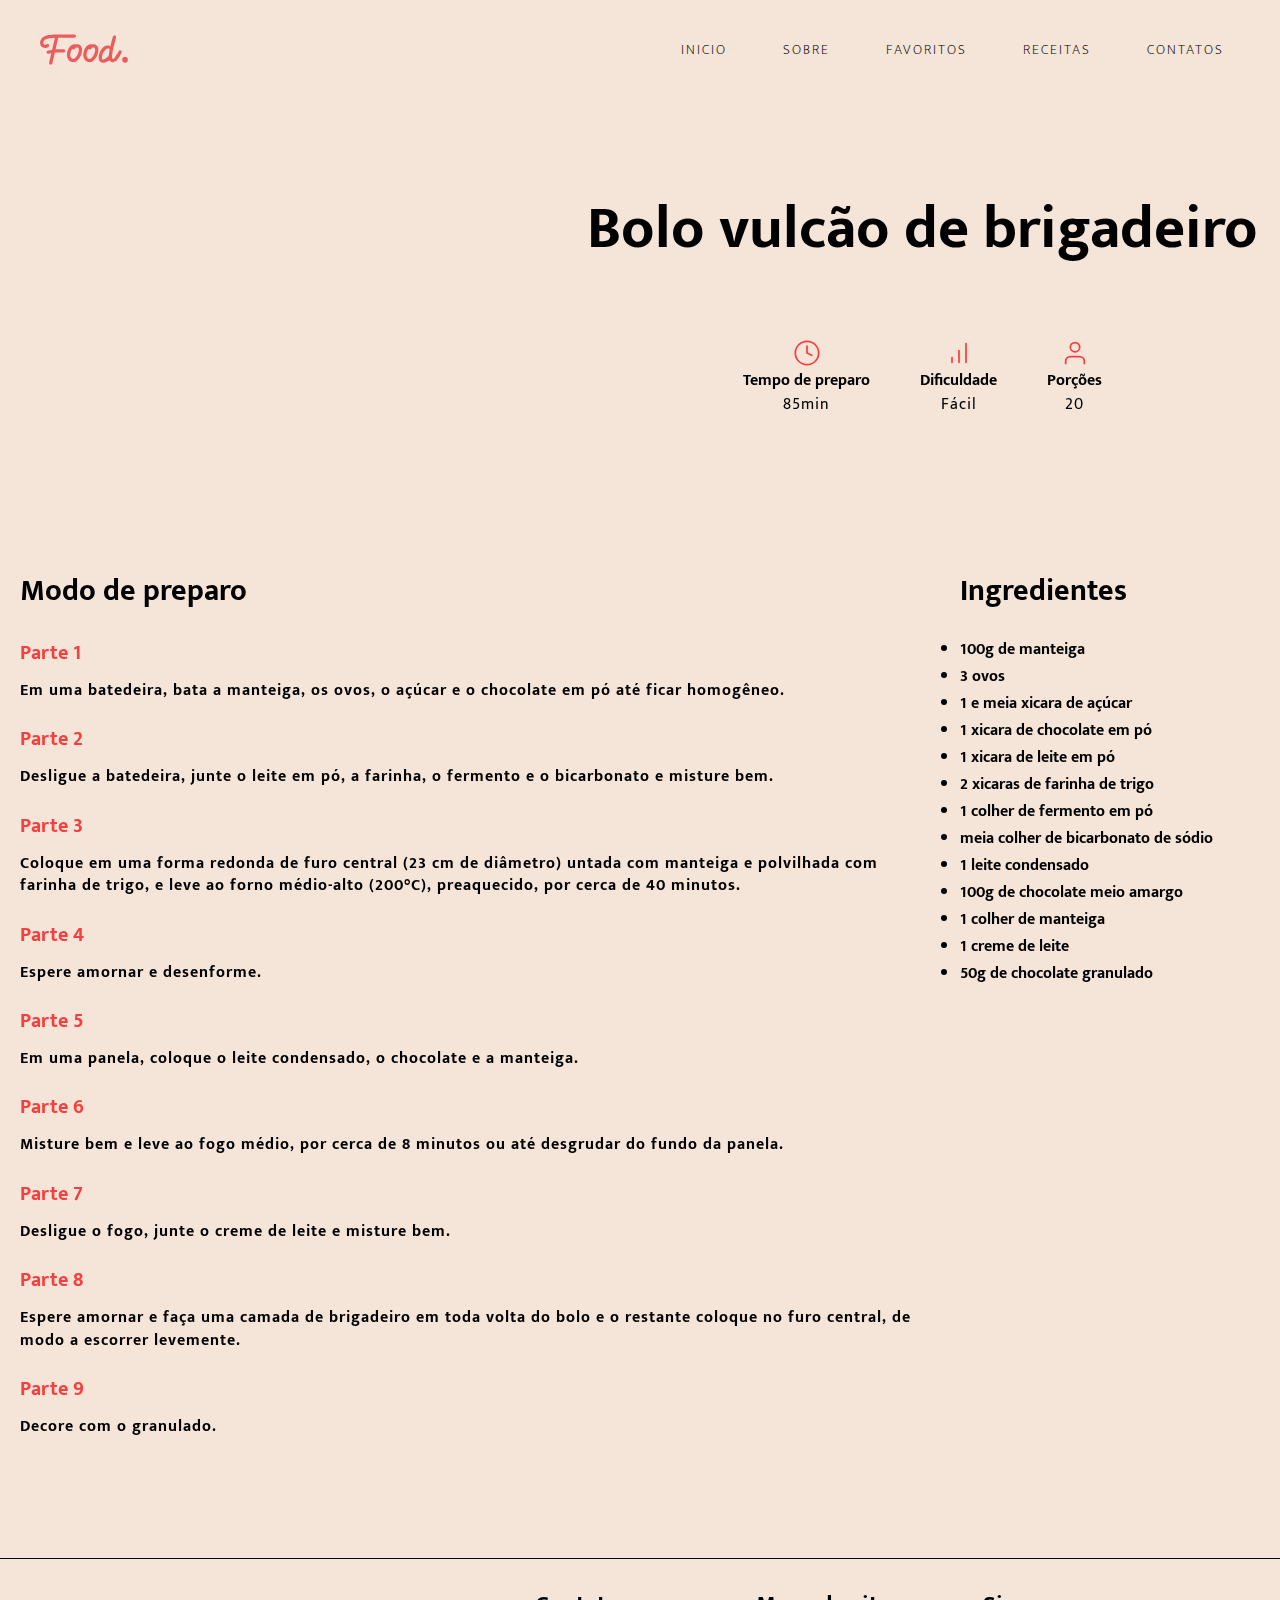
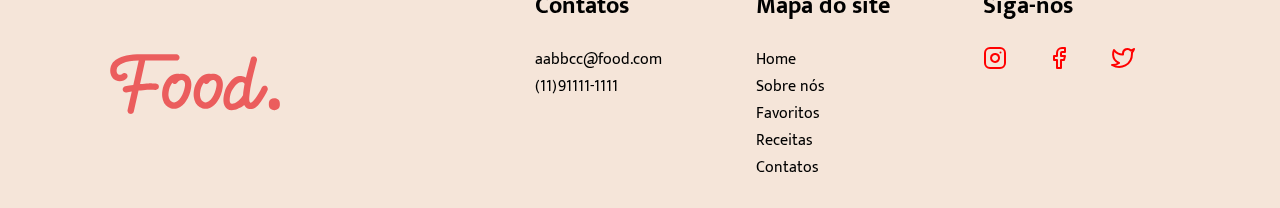
<file: receitas/boloBrigadeiro.html>
<!DOCTYPE html>
<html lang="en">
<head>
    <meta charset="UTF-8">
    <meta http-equiv="X-UA-Compatible" content="IE=edge">
    <meta name="viewport" content="width=device-width, initial-scale=1.0">
    <title>Food. | Melhores receitas em um só lugar.</title>
    <script src="https://code.jquery.com/jquery-3.5.1.min.js"></script>
    <link rel="stylesheet" href="../css/style.css">
    <link rel="preconnect" href="https://fonts.googleapis.com">
    <link rel="preconnect" href="https://fonts.gstatic.com" crossorigin>
    <link href="https://fonts.googleapis.com/css2?family=Mukta:wght@300;400&display=swap" rel="stylesheet">
</head>
<body>
    <!-- HEADER -->
    <header>
        <nav class="navbar">
            <div class="logo"><a href="/index.html"><img src="/svg/Food..svg" onload="SVGInject(this)" /></a></div>
            <div class="bx"></div>
            <ul class="menu">
                <li><a href="../index.html#ancora1">Inicio</a></li>
                <li><a href="../index.html#ancora2">Sobre</a></li>
                <li><a href="../index.html#ancora3">Favoritos</a></li>
                <li><a href="../index.html#ancora4">Receitas</a></li>
                <li><a href="../index.html#ancora5">Contatos</a></li>
            </ul>
        </nav>
    </header>
    
    <!-- CONTEUDO -->
    <section class="informacoes">
        <div class="informacoes-parte1">
            <iframe width="560" height="315" src="https://www.youtube.com/embed/xjk2EgxOaBE" title="YouTube video player" frameborder="0" allow="accelerometer; autoplay; clipboard-write; encrypted-media; gyroscope; picture-in-picture" allowfullscreen></iframe>  
        </div>
        <div class="informacoes-parte2">
            <div class="informacoes-parte2-texto">
                <h1>Bolo vulcão de brigadeiro</h1>
            </div>
            <div class="informacoes-parte2-icones">
                <div class="informacoes-parte2-icones-1">
                    <img src="../svg/clock.svg" alt="">
                    <h4>Tempo de preparo</h4>
                    <p>85min</p>
                </div>
                <div class="informacoes-parte2-icones-2">
                    <img src="../svg/bar-chart.svg" alt="">
                    <h4>Dificuldade</h4>
                    <p>Fácil</p>
                </div>
                <div class="informacoes-parte2-icones-3">
                    <img src="../svg/user.svg" alt="">
                    <h4>Porções</h4>
                    <p>20</p>
                </div>
            </div>
        </div>
    </section>

    <section class="instrucoes">
        <div class="instrucoes-preparo">
            <h1 class="instrucoes-preparo-titulo">Modo de preparo</h1>
            <h3 class="instrucoes-preparo-passos">Parte 1</h3>
            <p class="instrucoes-preparo-paragrafo">Em uma batedeira, bata a manteiga, os ovos, o açúcar e o chocolate em pó até ficar homogêneo.</p>
            <h3 class="instrucoes-preparo-passos">Parte 2</h3>
            <p class="instrucoes-preparo-paragrafo">Desligue a batedeira, junte o leite em pó, a farinha, o fermento e o bicarbonato e misture bem.</p>
            <h3 class="instrucoes-preparo-passos">Parte 3</h3>
            <p class="instrucoes-preparo-paragrafo">Coloque em uma forma redonda de furo central (23 cm de diâmetro) untada com manteiga e polvilhada com farinha de trigo, e leve ao forno médio-alto (200°C), preaquecido, por cerca de 40 minutos.</p>
            <h3 class="instrucoes-preparo-passos">Parte 4</h3>
            <p class="instrucoes-preparo-paragrafo">Espere amornar e desenforme.</p>
            <h3 class="instrucoes-preparo-passos">Parte 5</h3>
            <p class="instrucoes-preparo-paragrafo">Em uma panela, coloque o leite condensado, o chocolate e a manteiga.</p>
            <h3 class="instrucoes-preparo-passos">Parte 6</h3>
            <p class="instrucoes-preparo-paragrafo">Misture bem e leve ao fogo médio, por cerca de 8 minutos ou até desgrudar do fundo da panela.</p>
            <h3 class="instrucoes-preparo-passos">Parte 7</h3>
            <p class="instrucoes-preparo-paragrafo">Desligue o fogo, junte o creme de leite e misture bem.</p>
            <h3 class="instrucoes-preparo-passos">Parte 8</h3>
            <p class="instrucoes-preparo-paragrafo">Espere amornar e faça uma camada de brigadeiro em toda volta do bolo e o restante coloque no furo central, de modo a escorrer levemente.</p>
            <h3 class="instrucoes-preparo-passos">Parte 9</h3>
            <p class="instrucoes-preparo-paragrafo">Decore com o granulado.</p>
        </div>
        <div class="instrucoes-ingredientes">
            <h1 class="instrucoes-ingredientes-titulo">Ingredientes</h1>
            <ul>
                <li>100g de manteiga</li>
                <li>3 ovos</li>
                <li>1 e meia xicara de açúcar</li>
                <li>1 xicara de chocolate em pó</li>
                <li>1 xicara de leite em pó</li>
                <li>2 xicaras de farinha de trigo</li>
                <li>1 colher de fermento em pó</li>
                <li>meia colher de bicarbonato de sódio</li>
                <li>1 leite condensado</li>
                <li>100g de chocolate meio amargo</li>
                <li>1 colher de manteiga</li>
                <li>1 creme de leite</li>
                <li>50g de chocolate granulado</li>
            </ul>
        </div>
    </section>

    <!-- FOOTER -->
    <footer class="footer">
        <div class="footer-item-1">
            <div class="footer-container-logo">
                <img src="../svg/Food..svg" alt="logo">
            </div>
        </div>
        <div class="footer-item-2">
            <div class="footer-container-item">
                <h2>Contatos</h2>
                <a href="mailto:leok-12@hotmail.com">aabbcc@food.com</a>
                <a href="#">(11)91111-1111</a>
            </div>
    
            <div class="footer-container-item">
                <h2>Mapa do site</h2>
                <a href="../index.html#ancora1">Home</a>
                <a href="../index.html#ancora2">Sobre nós</a>
                <a href="../index.html#ancora3">Favoritos</a>
                <a href="../index.html#ancora4">Receitas</a>
                <a href="../index.html#ancora5">Contatos</a>
            </div>
    
            <div class="footer-container-item">
                <h2>Siga-nos</h2>
                <ul>
                    <li><a href="https://www.instagram.com/" target="_blank"><img src="../svg/instagram.svg" alt="instagram"></a></li>
                    <li><a href="https://www.facebook.com/" target="_blank"><img src="../svg/facebook.svg" alt="facebook"></a></li>
                    <li><a href="https://twitter.com/" target="_blank"><img src="../svg/twitter.svg" alt="twitter"></a></li>
                </ul>   
            </div>
        </div>
    </footer>

    <script src="/js/script.js"></script>
</body>
</html>
</file>
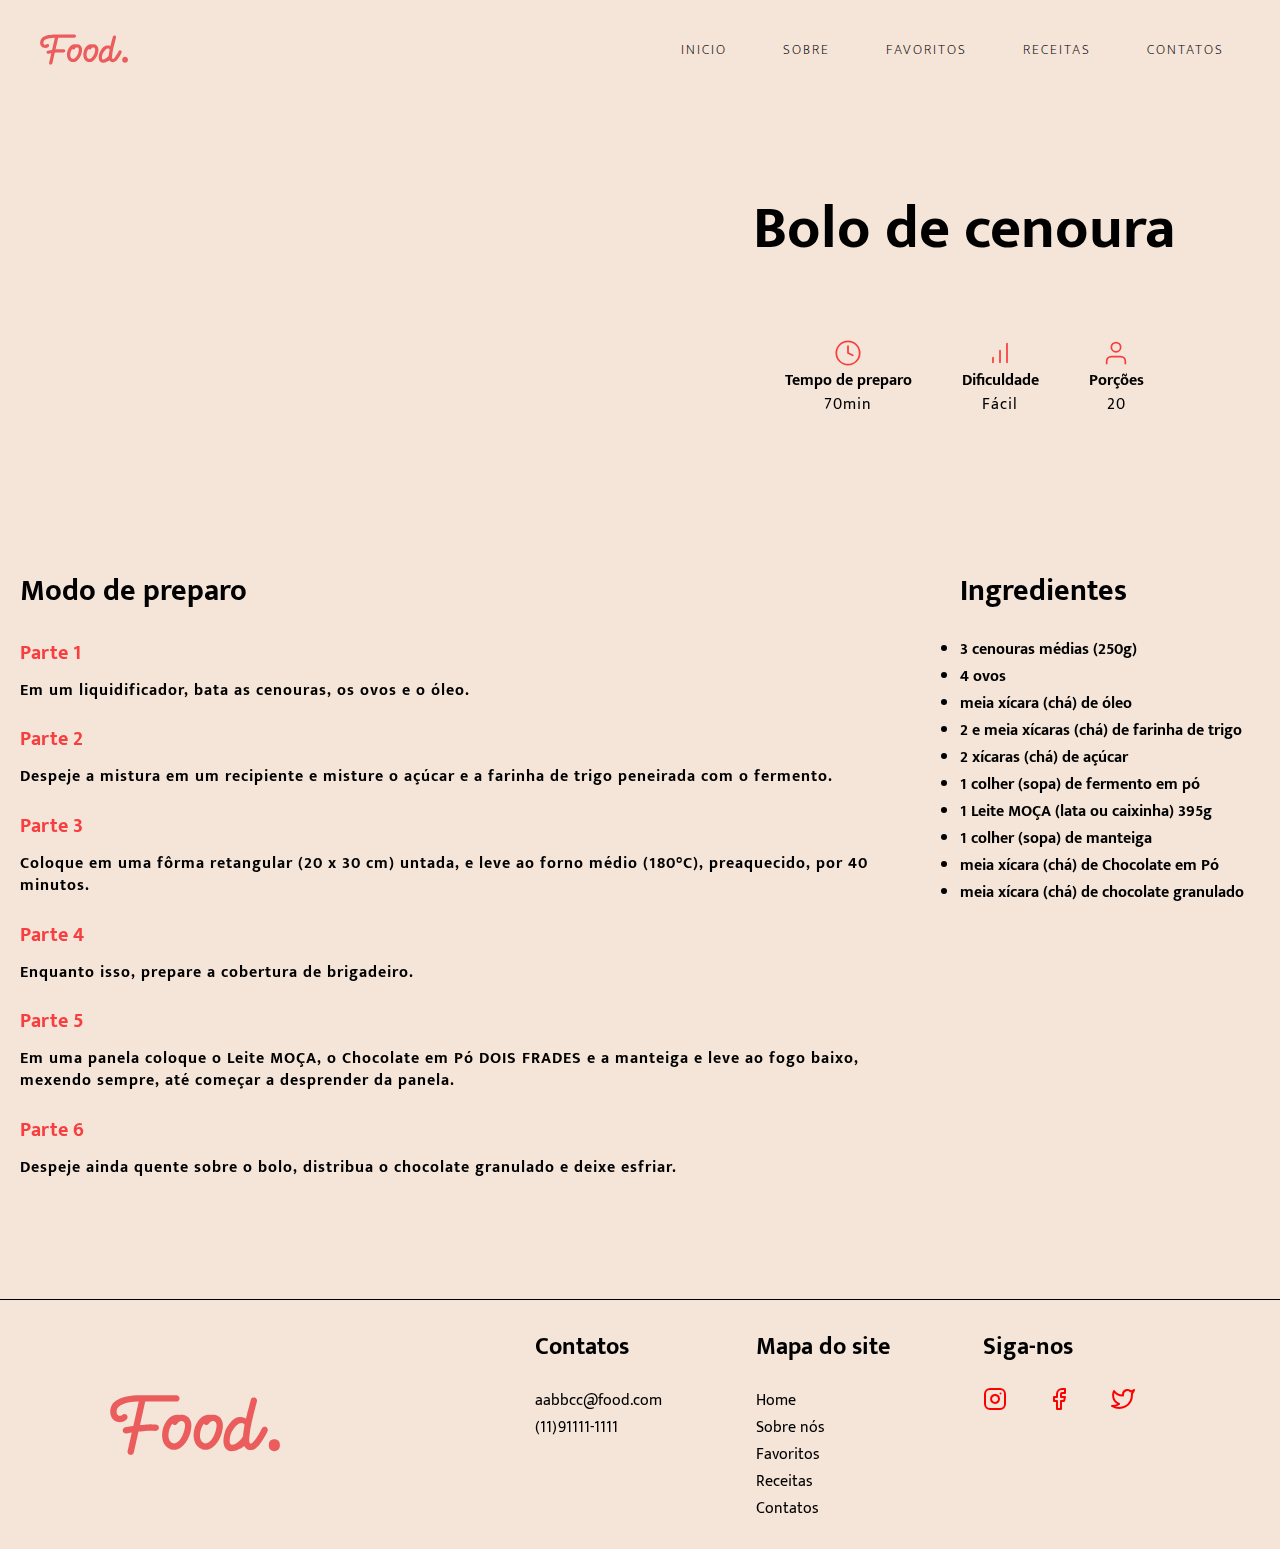
<file: receitas/boloCenoura.html>
<!DOCTYPE html>
<html lang="en">
<head>
    <meta charset="UTF-8">
    <meta http-equiv="X-UA-Compatible" content="IE=edge">
    <meta name="viewport" content="width=device-width, initial-scale=1.0">
    <title>Food. | Melhores receitas em um só lugar.</title>
    <script src="https://code.jquery.com/jquery-3.5.1.min.js"></script>
    <link rel="stylesheet" href="../css/style.css">
    <link rel="preconnect" href="https://fonts.googleapis.com">
    <link rel="preconnect" href="https://fonts.gstatic.com" crossorigin>
    <link href="https://fonts.googleapis.com/css2?family=Mukta:wght@300;400&display=swap" rel="stylesheet">
</head>
<body>
    <!-- HEADER -->
    <header>
        <nav class="navbar">
            <div class="logo"><a href="/index.html"><img src="/svg/Food..svg" onload="SVGInject(this)" /></a></div>
            <div class="bx"></div>
            <ul class="menu">
                <li><a href="../index.html#ancora1">Inicio</a></li>
                <li><a href="../index.html#ancora2">Sobre</a></li>
                <li><a href="../index.html#ancora3">Favoritos</a></li>
                <li><a href="../index.html#ancora4">Receitas</a></li>
                <li><a href="../index.html#ancora5">Contatos</a></li>
            </ul>
        </nav>
    </header>
    
    <!-- CONTEUDO -->
    <section class="informacoes">
        <div class="informacoes-parte1">
            <iframe width="560" height="315" src="https://www.youtube.com/embed/pobqPedHD5w" title="YouTube video player" frameborder="0" allow="accelerometer; autoplay; clipboard-write; encrypted-media; gyroscope; picture-in-picture" allowfullscreen></iframe>  
        </div>
        <div class="informacoes-parte2">
            <div class="informacoes-parte2-texto">
                <h1>Bolo de cenoura</h1>
            </div>
            <div class="informacoes-parte2-icones">
                <div class="informacoes-parte2-icones-1">
                    <img src="../svg/clock.svg" alt="">
                    <h4>Tempo de preparo</h4>
                    <p>70min</p>
                </div>
                <div class="informacoes-parte2-icones-2">
                    <img src="../svg/bar-chart.svg" alt="">
                    <h4>Dificuldade</h4>
                    <p>Fácil</p>
                </div>
                <div class="informacoes-parte2-icones-3">
                    <img src="../svg/user.svg" alt="">
                    <h4>Porções</h4>
                    <p>20</p>
                </div>
            </div>
        </div>
    </section>

    <section class="instrucoes">
        <div class="instrucoes-preparo">
            <h1 class="instrucoes-preparo-titulo">Modo de preparo</h1>
            <h3 class="instrucoes-preparo-passos">Parte 1</h3>
            <p class="instrucoes-preparo-paragrafo">Em um liquidificador, bata as cenouras, os ovos e o óleo.</p>
            <h3 class="instrucoes-preparo-passos">Parte 2</h3>
            <p class="instrucoes-preparo-paragrafo">Despeje a mistura em um recipiente e misture o açúcar e a farinha de trigo peneirada com o fermento.</p>
            <h3 class="instrucoes-preparo-passos">Parte 3</h3>
            <p class="instrucoes-preparo-paragrafo">Coloque em uma fôrma retangular (20 x 30 cm) untada, e leve ao forno médio (180°C), preaquecido, por 40 minutos.</p>
            <h3 class="instrucoes-preparo-passos">Parte 4</h3>
            <p class="instrucoes-preparo-paragrafo">Enquanto isso, prepare a cobertura de brigadeiro.</p>
            <h3 class="instrucoes-preparo-passos">Parte 5</h3>
            <p class="instrucoes-preparo-paragrafo">Em uma panela coloque o Leite MOÇA, o Chocolate em Pó DOIS FRADES e a manteiga e leve ao fogo baixo, mexendo sempre, até começar a desprender da panela.</p>
            <h3 class="instrucoes-preparo-passos">Parte 6</h3>
            <p class="instrucoes-preparo-paragrafo">Despeje ainda quente sobre o bolo, distribua o chocolate granulado e deixe esfriar.</p>
        </div>
        <div class="instrucoes-ingredientes">
            <h1 class="instrucoes-ingredientes-titulo">Ingredientes</h1>
            <ul>
                <li>3 cenouras médias (250g)</li>
                <li>4 ovos</li>
                <li>meia xícara (chá) de óleo</li>
                <li>2 e meia xícaras (chá) de farinha de trigo</li>
                <li>2 xícaras (chá) de açúcar</li>
                <li>1 colher (sopa) de fermento em pó</li>
                <li>1 Leite MOÇA (lata ou caixinha) 395g</li>
                <li>1 colher (sopa) de manteiga</li>
                <li>meia xícara (chá) de Chocolate em Pó</li>
                <li>meia xícara (chá) de chocolate granulado</li>
            </ul>
        </div>
    </section>

    <!-- FOOTER -->
    <footer class="footer">
        <div class="footer-item-1">
            <div class="footer-container-logo">
                <img src="../svg/Food..svg" alt="logo">
            </div>
        </div>
        <div class="footer-item-2">
            <div class="footer-container-item">
                <h2>Contatos</h2>
                <a href="mailto:leok-12@hotmail.com">aabbcc@food.com</a>
                <a href="#">(11)91111-1111</a>
            </div>
    
            <div class="footer-container-item">
                <h2>Mapa do site</h2>
                <a href="../index.html#ancora1">Home</a>
                <a href="../index.html#ancora2">Sobre nós</a>
                <a href="../index.html#ancora3">Favoritos</a>
                <a href="../index.html#ancora4">Receitas</a>
                <a href="../index.html#ancora5">Contatos</a>
            </div>
    
            <div class="footer-container-item">
                <h2>Siga-nos</h2>
                <ul>
                    <li><a href="https://www.instagram.com/" target="_blank"><img src="../svg/instagram.svg" alt="instagram"></a></li>
                    <li><a href="https://www.facebook.com/" target="_blank"><img src="../svg/facebook.svg" alt="facebook"></a></li>
                    <li><a href="https://twitter.com/" target="_blank"><img src="../svg/twitter.svg" alt="twitter"></a></li>
                </ul>   
            </div>
        </div>
    </footer>

    <script src="/js/script.js"></script>
</body>
</html>
</file>
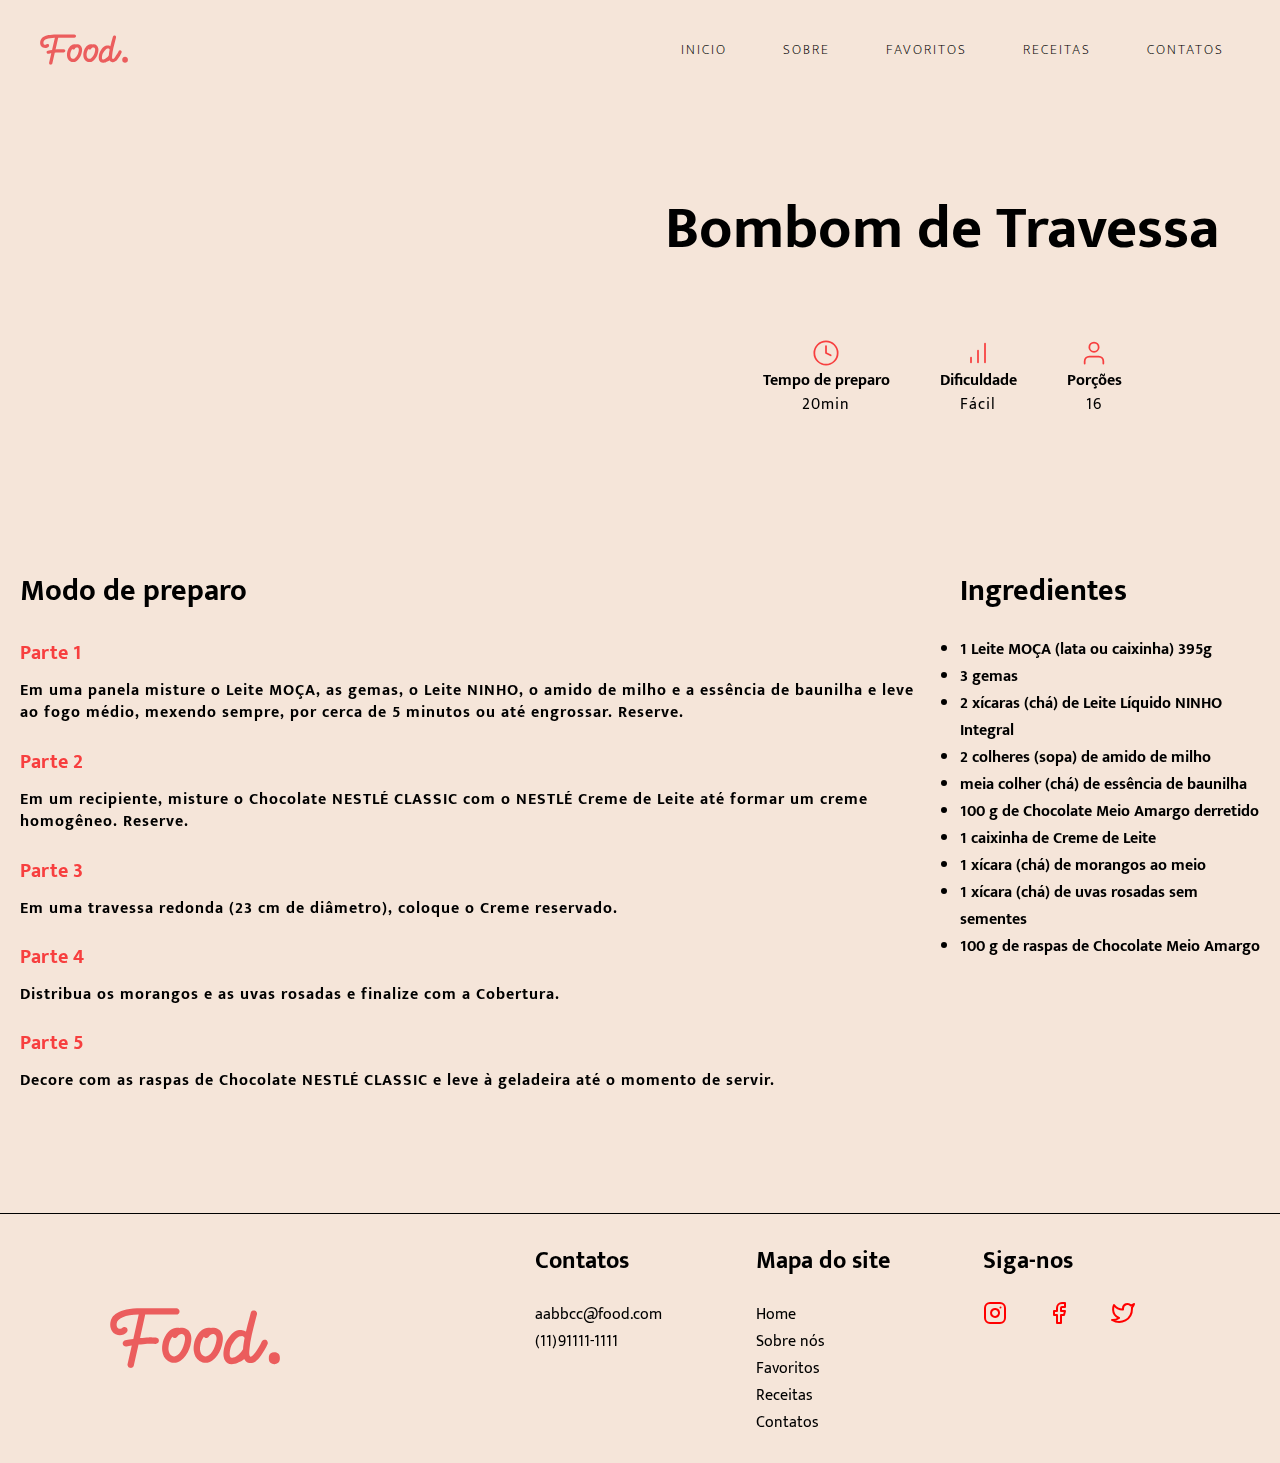
<file: receitas/bombomTravessa.html>
<!DOCTYPE html>
<html lang="en">
<head>
    <meta charset="UTF-8">
    <meta http-equiv="X-UA-Compatible" content="IE=edge">
    <meta name="viewport" content="width=device-width, initial-scale=1.0">
    <title>Food. | Melhores receitas em um só lugar.</title>
    <script src="https://code.jquery.com/jquery-3.5.1.min.js"></script>
    <link rel="stylesheet" href="../css/style.css">
    <link rel="preconnect" href="https://fonts.googleapis.com">
    <link rel="preconnect" href="https://fonts.gstatic.com" crossorigin>
    <link href="https://fonts.googleapis.com/css2?family=Mukta:wght@300;400&display=swap" rel="stylesheet">
</head>
<body>
    <!-- HEADER -->
    <header>
        <nav class="navbar">
            <div class="logo"><a href="/index.html"><img src="/svg/Food..svg" onload="SVGInject(this)" /></a></div>
            <div class="bx"></div>
            <ul class="menu">
                <li><a href="/index.html#ancora1">Inicio</a></li>
                <li><a href="/index.html#ancora2">Sobre</a></li>
                <li><a href="/index.html#ancora3">Favoritos</a></li>
                <li><a href="/index.html#ancora4">Receitas</a></li>
                <li><a href="/index.html#ancora5">Contatos</a></li>
            </ul>
        </nav>
    </header>
    
    <!-- CONTEUDO -->
    <section class="informacoes">
        <div class="informacoes-parte1">
            <iframe width="560" height="315" src="https://www.youtube.com/embed/9zNTBcxDZd4" title="YouTube video player" frameborder="0" allow="accelerometer; autoplay; clipboard-write; encrypted-media; gyroscope; picture-in-picture" allowfullscreen></iframe>
        </div>
        <div class="informacoes-parte2">
            <div class="informacoes-parte2-texto">
                <h1>Bombom de Travessa</h1>
            </div>
            <div class="informacoes-parte2-icones">
                <div class="informacoes-parte2-icones-1">
                    <img src="../svg/clock.svg" alt="">
                    <h4>Tempo de preparo</h4>
                    <p>20min</p>
                </div>
                <div class="informacoes-parte2-icones-2">
                    <img src="../svg/bar-chart.svg" alt="">
                    <h4>Dificuldade</h4>
                    <p>Fácil</p>
                </div>
                <div class="informacoes-parte2-icones-3">
                    <img src="../svg/user.svg" alt="">
                    <h4>Porções</h4>
                    <p>16</p>
                </div>
            </div>
        </div>
    </section>

    <section class="instrucoes">
        <div class="instrucoes-preparo">
            <h1 class="instrucoes-preparo-titulo">Modo de preparo</h1>
            <h3 class="instrucoes-preparo-passos">Parte 1</h3>
            <p class="instrucoes-preparo-paragrafo">Em uma panela misture o Leite MOÇA, as gemas, o Leite NINHO, o amido de milho e a essência de baunilha e leve ao fogo médio, mexendo sempre, por cerca de 5 minutos ou até engrossar. Reserve.</p>
            <h3 class="instrucoes-preparo-passos">Parte 2</h3>
            <p class="instrucoes-preparo-paragrafo">Em um recipiente, misture o Chocolate NESTLÉ CLASSIC com o NESTLÉ Creme de Leite até formar um creme homogêneo. Reserve.</p>
            <h3 class="instrucoes-preparo-passos">Parte 3</h3>
            <p class="instrucoes-preparo-paragrafo">Em uma travessa redonda (23 cm de diâmetro), coloque o Creme reservado.</p>
            <h3 class="instrucoes-preparo-passos">Parte 4</h3>
            <p class="instrucoes-preparo-paragrafo">Distribua os morangos e as uvas rosadas e finalize com a Cobertura.</p>
            <h3 class="instrucoes-preparo-passos">Parte 5</h3>
            <p class="instrucoes-preparo-paragrafo">Decore com as raspas de Chocolate NESTLÉ CLASSIC e leve à geladeira até o momento de servir.</p>
        </div>
        <div class="instrucoes-ingredientes">
            <h1 class="instrucoes-ingredientes-titulo">Ingredientes</h1>
            <ul>
                <li>1 Leite MOÇA (lata ou caixinha) 395g</li>
                <li>3 gemas</li>
                <li>2 xícaras (chá) de Leite Líquido NINHO Integral</li>
                <li>2 colheres (sopa) de amido de milho</li>
                <li>meia colher (chá) de essência de baunilha</li>
                <li>100 g de Chocolate Meio Amargo derretido</li>
                <li>1 caixinha de Creme de Leite</li>
                <li>1 xícara (chá) de morangos ao meio</li>
                <li>1 xícara (chá) de uvas rosadas sem sementes</li>
                <li>100 g de raspas de Chocolate Meio Amargo</li>
            </ul>
        </div>
    </section>

    <!-- FOOTER -->
    <footer class="footer">
        <div class="footer-item-1">
            <div class="footer-container-logo">
                <img src="../svg/Food..svg" alt="logo">
            </div>
        </div>
        <div class="footer-item-2">
            <div class="footer-container-item">
                <h2>Contatos</h2>
                <a href="mailto:leok-12@hotmail.com">aabbcc@food.com</a>
                <a href="#">(11)91111-1111</a>
            </div>
    
            <div class="footer-container-item">
                <h2>Mapa do site</h2>
                <a href="../index.html#inicio">Home</a>
                <a href="../index.html#sobre">Sobre nós</a>
                <a href="../index.html#favoritos">Favoritos</a>
                <a href="../index.html#receitas">Receitas</a>
                <a href="../index.html#contatos">Contatos</a>
            </div>
    
            <div class="footer-container-item">
                <h2>Siga-nos</h2>
                <ul>
                    <li><a href="https://www.instagram.com/" target="_blank"><img src="../svg/instagram.svg" alt="instagram"></a></li>
                    <li><a href="https://www.facebook.com/" target="_blank"><img src="../svg/facebook.svg" alt="facebook"></a></li>
                    <li><a href="https://twitter.com/" target="_blank"><img src="../svg/twitter.svg" alt="twitter"></a></li>
                </ul>   
            </div>
        </div>
    </footer>

    <script src="/js/script.js"></script>

</body>
</html>
</file>
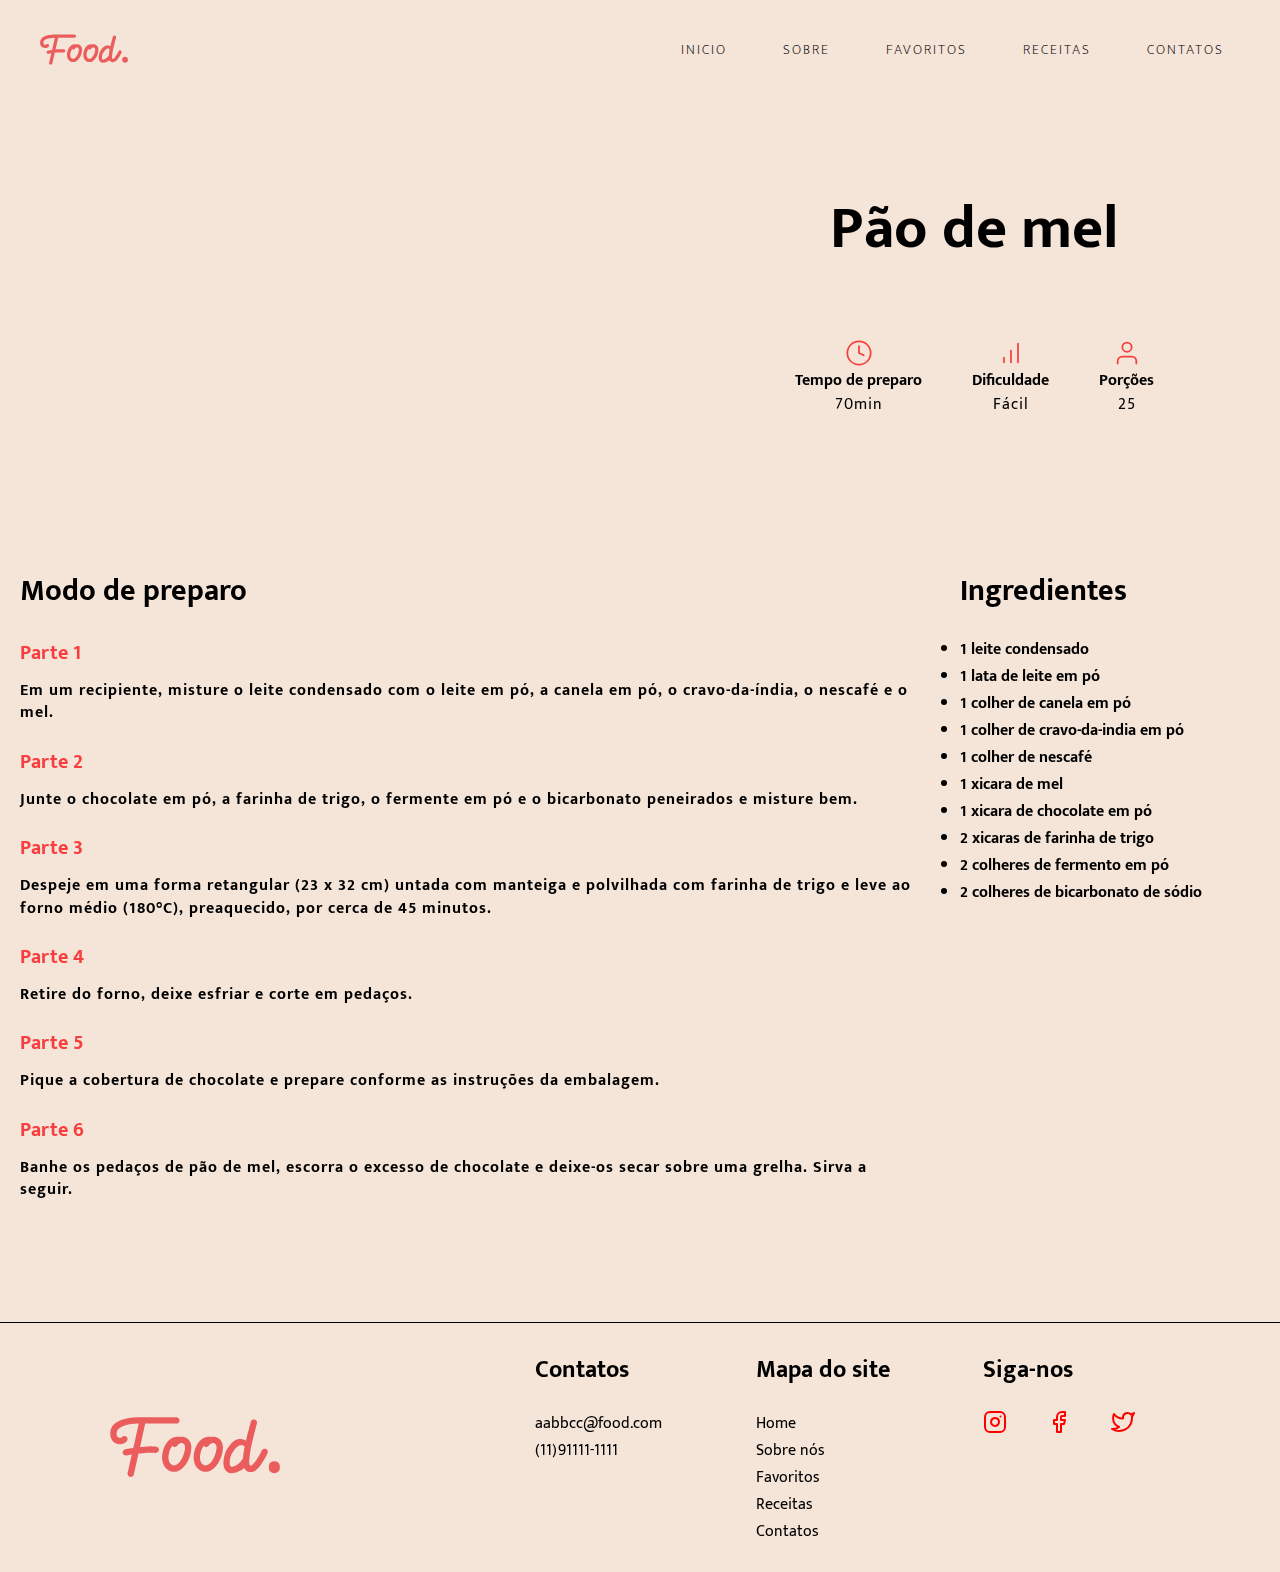
<file: receitas/paoMel.html>
<!DOCTYPE html>
<html lang="en">
<head>
    <meta charset="UTF-8">
    <meta http-equiv="X-UA-Compatible" content="IE=edge">
    <meta name="viewport" content="width=device-width, initial-scale=1.0">
    <title>Food. | Melhores receitas em um só lugar.</title>
    <script src="https://code.jquery.com/jquery-3.5.1.min.js"></script>
    <link rel="stylesheet" href="../css/style.css">
    <link rel="preconnect" href="https://fonts.googleapis.com">
    <link rel="preconnect" href="https://fonts.gstatic.com" crossorigin>
    <link href="https://fonts.googleapis.com/css2?family=Mukta:wght@300;400&display=swap" rel="stylesheet">
</head>
<body>
    <!-- HEADER -->
    <header>
        <nav class="navbar">
            <div class="logo"><a href="/index.html"><img src="/svg/Food..svg" onload="SVGInject(this)" /></a></div>
            <div class="bx"></div>
            <ul class="menu">
                <li><a href="../index.html#ancora1">Inicio</a></li>
                <li><a href="../index.html#ancora2">Sobre</a></li>
                <li><a href="../index.html#ancora3">Favoritos</a></li>
                <li><a href="../index.html#ancora4">Receitas</a></li>
                <li><a href="../index.html#ancora5">Contatos</a></li>
            </ul>
        </nav>
    </header>
    
    <!-- CONTEUDO -->
    <section class="informacoes">
        <div class="informacoes-parte1">
            <iframe width="560" height="315" src="https://www.youtube.com/embed/2PlXL4EkfTg" title="YouTube video player" frameborder="0" allow="accelerometer; autoplay; clipboard-write; encrypted-media; gyroscope; picture-in-picture" allowfullscreen></iframe>  
        </div>
        <div class="informacoes-parte2">
            <div class="informacoes-parte2-texto">
                <h1>Pão de mel</h1>
            </div>
            <div class="informacoes-parte2-icones">
                <div class="informacoes-parte2-icones-1">
                    <img src="../svg/clock.svg" alt="">
                    <h4>Tempo de preparo</h4>
                    <p>70min</p>
                </div>
                <div class="informacoes-parte2-icones-2">
                    <img src="../svg/bar-chart.svg" alt="">
                    <h4>Dificuldade</h4>
                    <p>Fácil</p>
                </div>
                <div class="informacoes-parte2-icones-3">
                    <img src="../svg/user.svg" alt="">
                    <h4>Porções</h4>
                    <p>25</p>
                </div>
            </div>
        </div>
    </section>

    <section class="instrucoes">
        <div class="instrucoes-preparo">
            <h1 class="instrucoes-preparo-titulo">Modo de preparo</h1>
            <h3 class="instrucoes-preparo-passos">Parte 1</h3>
            <p class="instrucoes-preparo-paragrafo">Em um recipiente, misture o leite condensado com o leite em pó, a canela em pó, o cravo-da-índia, o nescafé e o mel.</p>
            <h3 class="instrucoes-preparo-passos">Parte 2</h3>
            <p class="instrucoes-preparo-paragrafo">Junte o chocolate em pó, a farinha de trigo, o fermente em pó e o bicarbonato peneirados e misture bem.</p>
            <h3 class="instrucoes-preparo-passos">Parte 3</h3>
            <p class="instrucoes-preparo-paragrafo">Despeje em uma forma retangular (23 x 32 cm) untada com manteiga e polvilhada com farinha de trigo e leve ao forno médio (180°C), preaquecido, por cerca de 45 minutos.</p>
            <h3 class="instrucoes-preparo-passos">Parte 4</h3>
            <p class="instrucoes-preparo-paragrafo">Retire do forno, deixe esfriar e corte em pedaços.</p>
            <h3 class="instrucoes-preparo-passos">Parte 5</h3>
            <p class="instrucoes-preparo-paragrafo">Pique a cobertura de chocolate e prepare conforme as instruçōes da embalagem.</p>
            <h3 class="instrucoes-preparo-passos">Parte 6</h3>
            <p class="instrucoes-preparo-paragrafo">Banhe os pedaços de pão de mel, escorra o excesso de chocolate e deixe-os secar sobre uma grelha. Sirva a seguir.</p>
        </div>
        <div class="instrucoes-ingredientes">
            <h1 class="instrucoes-ingredientes-titulo">Ingredientes</h1>
            <ul>
                <li>1 leite condensado</li>
                <li>1 lata de leite em pó</li>
                <li>1 colher de canela em pó</li>
                <li>1 colher de cravo-da-india em pó</li>
                <li>1 colher de nescafé</li>
                <li>1 xicara de mel</li>
                <li>1 xicara de chocolate em pó</li>
                <li>2 xicaras de farinha de trigo</li>
                <li>2 colheres de fermento em pó</li>
                <li>2 colheres de bicarbonato de sódio</li>
            </ul>
        </div>
    </section>

    <!-- FOOTER -->
    <footer class="footer">
        <div class="footer-item-1">
            <div class="footer-container-logo">
                <img src="../svg/Food..svg" alt="logo">
            </div>
        </div>
        <div class="footer-item-2">
            <div class="footer-container-item">
                <h2>Contatos</h2>
                <a href="mailto:leok-12@hotmail.com">aabbcc@food.com</a>
                <a href="#">(11)91111-1111</a>
            </div>
    
            <div class="footer-container-item">
                <h2>Mapa do site</h2>
                <a href="../index.html#ancora1">Home</a>
                <a href="../index.html#ancora2">Sobre nós</a>
                <a href="../index.html#ancora3">Favoritos</a>
                <a href="../index.html#ancora4">Receitas</a>
                <a href="../index.html#ancora5">Contatos</a>
            </div>
    
            <div class="footer-container-item">
                <h2>Siga-nos</h2>
                <ul>
                    <li><a href="https://www.instagram.com/" target="_blank"><img src="../svg/instagram.svg" alt="instagram"></a></li>
                    <li><a href="https://www.facebook.com/" target="_blank"><img src="../svg/facebook.svg" alt="facebook"></a></li>
                    <li><a href="https://twitter.com/" target="_blank"><img src="../svg/twitter.svg" alt="twitter"></a></li>
                </ul>   
            </div>
        </div>
    </footer>

    <script src="/js/script.js"></script>
</body>
</html>
</file>
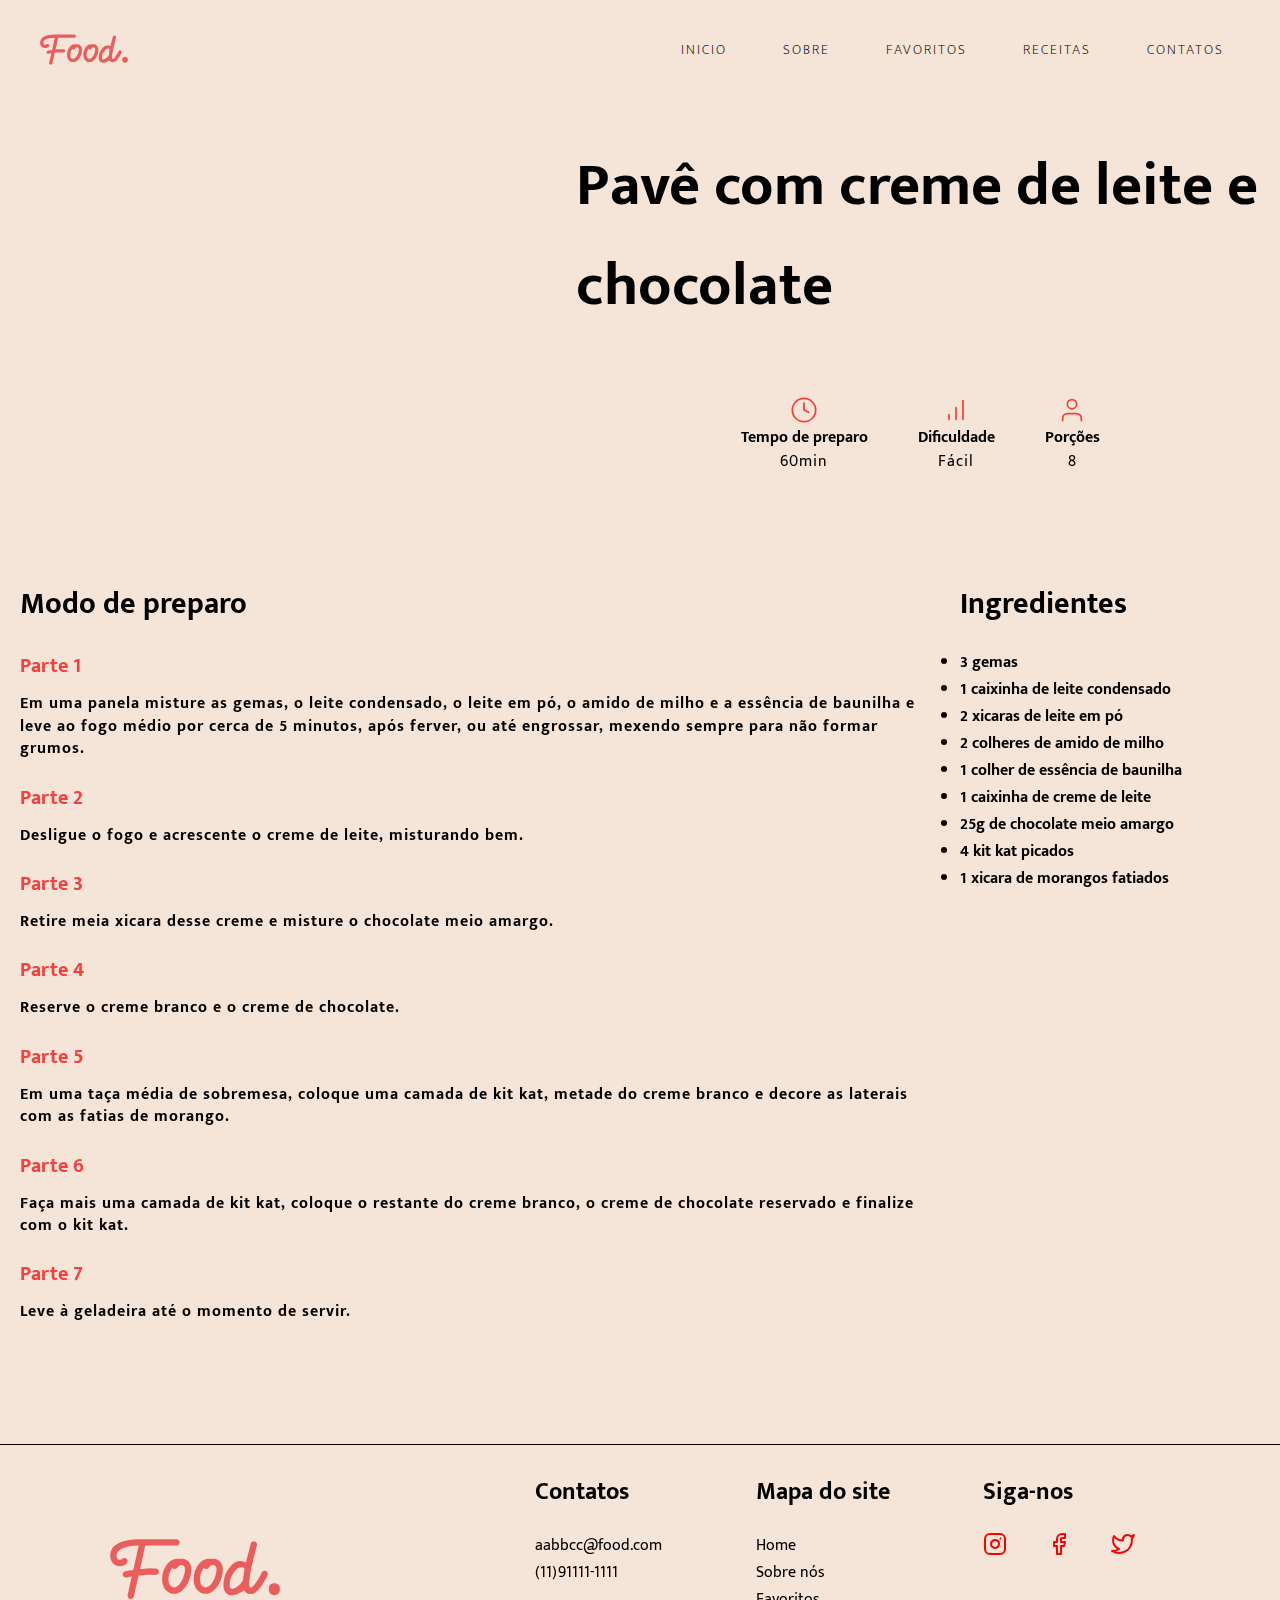
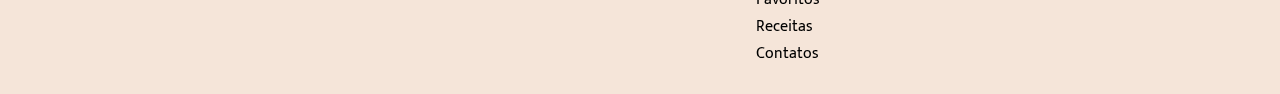
<file: receitas/pave.html>
<!DOCTYPE html>
<html lang="en">
<head>
    <meta charset="UTF-8">
    <meta http-equiv="X-UA-Compatible" content="IE=edge">
    <meta name="viewport" content="width=device-width, initial-scale=1.0">
    <title>Food. | Melhores receitas em um só lugar.</title>
    <script src="https://code.jquery.com/jquery-3.5.1.min.js"></script>
    <link rel="stylesheet" href="../css/style.css">
    <link rel="preconnect" href="https://fonts.googleapis.com">
    <link rel="preconnect" href="https://fonts.gstatic.com" crossorigin>
    <link href="https://fonts.googleapis.com/css2?family=Mukta:wght@300;400&display=swap" rel="stylesheet">
</head>
<body>
    <!-- HEADER -->
    <header>
        <nav class="navbar">
            <div class="logo"><a href="/index.html"><img src="/svg/Food..svg" onload="SVGInject(this)" /></a></div>
            <div class="bx"></div>
            <ul class="menu">
                <li><a href="../index.html#ancora1">Inicio</a></li>
                <li><a href="../index.html#ancora2">Sobre</a></li>
                <li><a href="../index.html#ancora3">Favoritos</a></li>
                <li><a href="../index.html#ancora4">Receitas</a></li>
                <li><a href="../index.html#ancora5">Contatos</a></li>
            </ul>
        </nav>
    </header>
    
    <!-- CONTEUDO -->
    <section class="informacoes">
        <div class="informacoes-parte1">
            <iframe width="560" height="315" src="https://www.youtube.com/embed/T3oYreXojTY" title="YouTube video player" frameborder="0" allow="accelerometer; autoplay; clipboard-write; encrypted-media; gyroscope; picture-in-picture" allowfullscreen></iframe>  
        </div>
        <div class="informacoes-parte2">
            <div class="informacoes-parte2-texto">
                <h1>Pavê com creme de leite e chocolate</h1>
            </div>
            <div class="informacoes-parte2-icones">
                <div class="informacoes-parte2-icones-1">
                    <img src="../svg/clock.svg" alt="">
                    <h4>Tempo de preparo</h4>
                    <p>60min</p>
                </div>
                <div class="informacoes-parte2-icones-2">
                    <img src="../svg/bar-chart.svg" alt="">
                    <h4>Dificuldade</h4>
                    <p>Fácil</p>
                </div>
                <div class="informacoes-parte2-icones-3">
                    <img src="../svg/user.svg" alt="">
                    <h4>Porções</h4>
                    <p>8</p>
                </div>
            </div>
        </div>
    </section>

    <section class="instrucoes">
        <div class="instrucoes-preparo">
            <h1 class="instrucoes-preparo-titulo">Modo de preparo</h1>
            <h3 class="instrucoes-preparo-passos">Parte 1</h3>
            <p class="instrucoes-preparo-paragrafo">Em uma panela misture as gemas, o leite condensado, o leite em pó, o amido de milho e a essência de baunilha e leve ao fogo médio por cerca de 5 minutos, após ferver, ou até engrossar, mexendo sempre para não formar grumos.</p>
            <h3 class="instrucoes-preparo-passos">Parte 2</h3>
            <p class="instrucoes-preparo-paragrafo">Desligue o fogo e acrescente o creme de leite, misturando bem.</p>
            <h3 class="instrucoes-preparo-passos">Parte 3</h3>
            <p class="instrucoes-preparo-paragrafo">Retire meia xicara desse creme e misture o chocolate meio amargo.</p>
            <h3 class="instrucoes-preparo-passos">Parte 4</h3>
            <p class="instrucoes-preparo-paragrafo">Reserve o creme branco e o creme de chocolate.</p>
            <h3 class="instrucoes-preparo-passos">Parte 5</h3>
            <p class="instrucoes-preparo-paragrafo">Em uma taça média de sobremesa, coloque uma camada de kit kat, metade do creme branco e decore as laterais com as fatias de morango.</p>
            <h3 class="instrucoes-preparo-passos">Parte 6</h3>
            <p class="instrucoes-preparo-paragrafo">Faça mais uma camada de kit kat, coloque o restante do creme branco, o creme de chocolate reservado e finalize com o kit kat.</p>
            <h3 class="instrucoes-preparo-passos">Parte 7</h3>
            <p class="instrucoes-preparo-paragrafo">Leve à geladeira até o momento de servir.</p>
        </div>
        <div class="instrucoes-ingredientes">
            <h1 class="instrucoes-ingredientes-titulo">Ingredientes</h1>
            <ul>
                <li>3 gemas</li>
                <li>1 caixinha de leite condensado</li>
                <li>2 xicaras de leite em pó</li>
                <li>2 colheres de amido de milho</li>
                <li>1 colher de essência de baunilha</li>
                <li>1 caixinha de creme de leite</li>
                <li>25g de chocolate meio amargo</li>
                <li>4 kit kat picados</li>
                <li>1 xicara de morangos fatiados</li>
            </ul>
        </div>
    </section>

    <!-- FOOTER -->
    <footer class="footer">
        <div class="footer-item-1">
            <div class="footer-container-logo">
                <img src="../svg/Food..svg" alt="logo">
            </div>
        </div>
        <div class="footer-item-2">
            <div class="footer-container-item">
                <h2>Contatos</h2>
                <a href="mailto:leok-12@hotmail.com">aabbcc@food.com</a>
                <a href="#">(11)91111-1111</a>
            </div>
    
            <div class="footer-container-item">
                <h2>Mapa do site</h2>
                <a href="../index.html#ancora1">Home</a>
                <a href="../index.html#ancora2">Sobre nós</a>
                <a href="../index.html#ancora3">Favoritos</a>
                <a href="../index.html#ancora4">Receitas</a>
                <a href="../index.html#ancora5">Contatos</a>
            </div>
    
            <div class="footer-container-item">
                <h2>Siga-nos</h2>
                <ul>
                    <li><a href="https://www.instagram.com/" target="_blank"><img src="../svg/instagram.svg" alt="instagram"></a></li>
                    <li><a href="https://www.facebook.com/" target="_blank"><img src="../svg/facebook.svg" alt="facebook"></a></li>
                    <li><a href="https://twitter.com/" target="_blank"><img src="../svg/twitter.svg" alt="twitter"></a></li>
                </ul>   
            </div>
        </div>
    </footer>

    <script src="/js/script.js"></script>
</body>
</html>
</file>
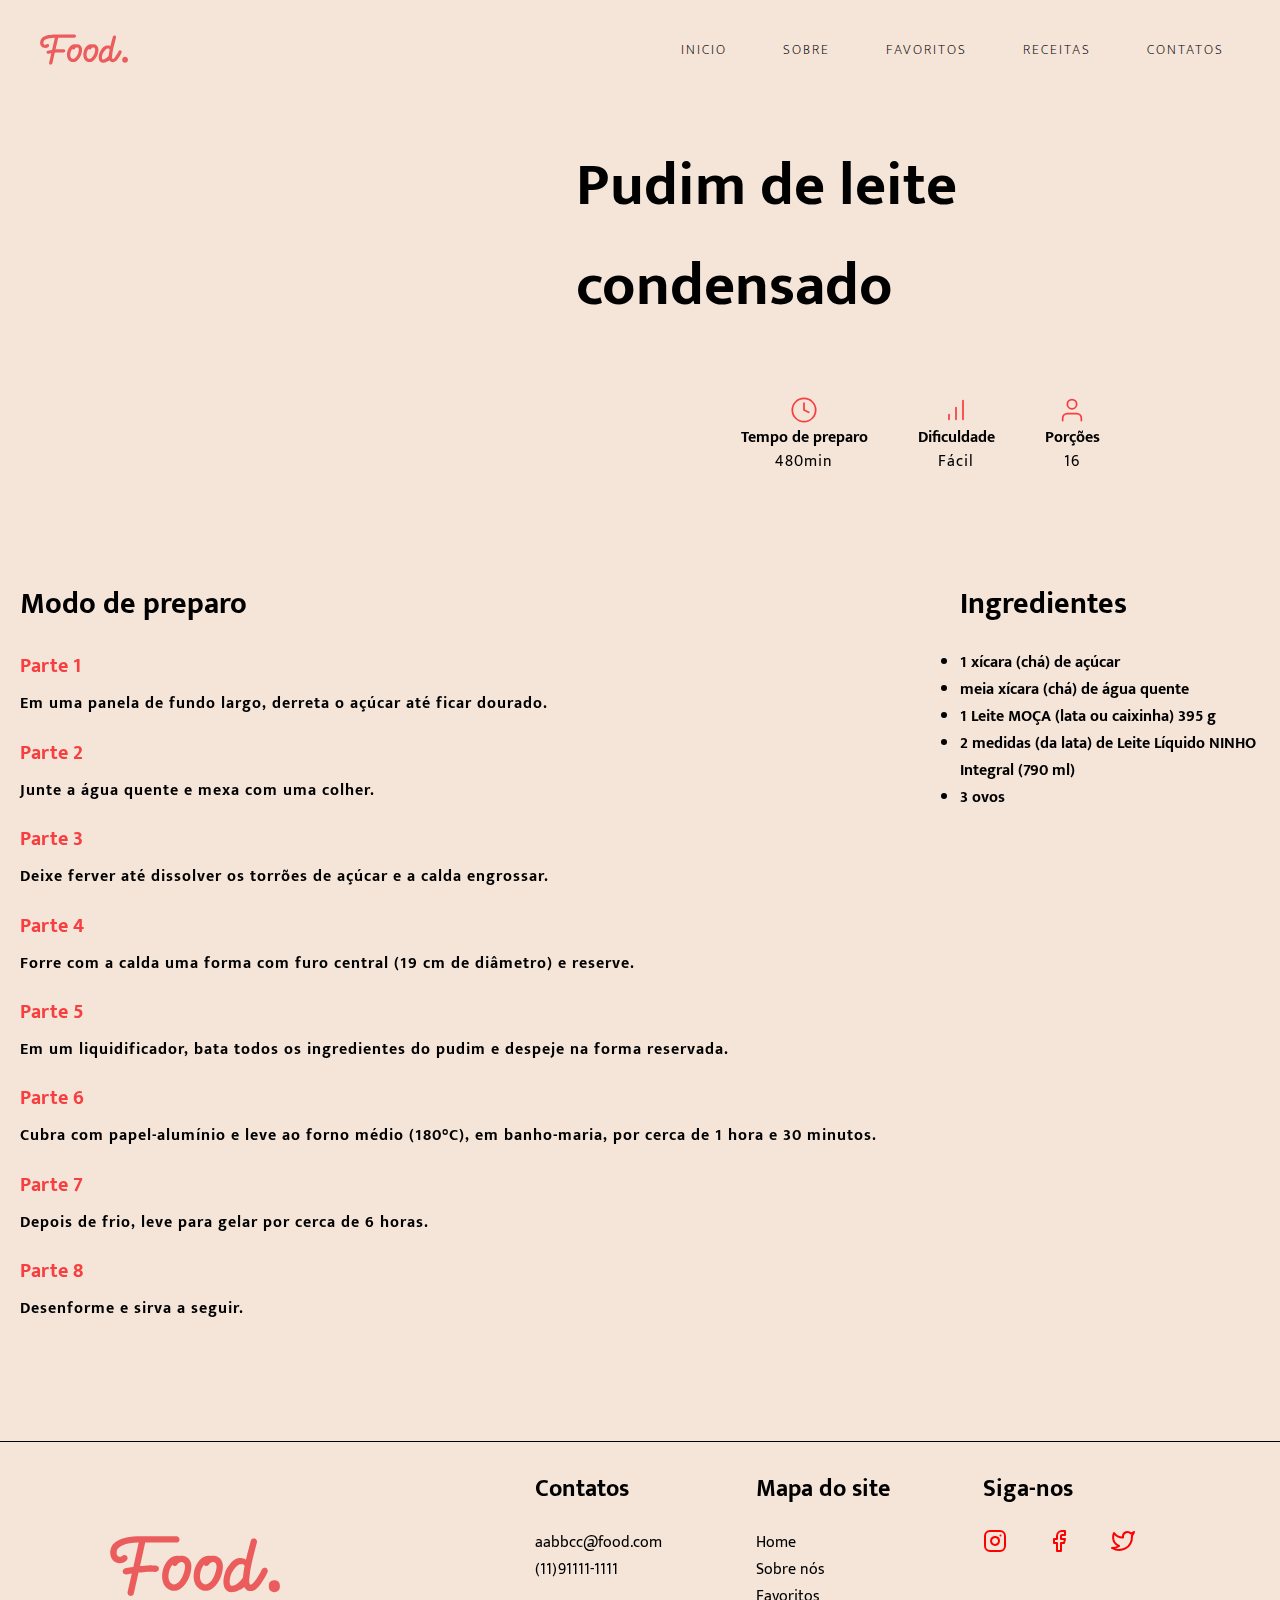
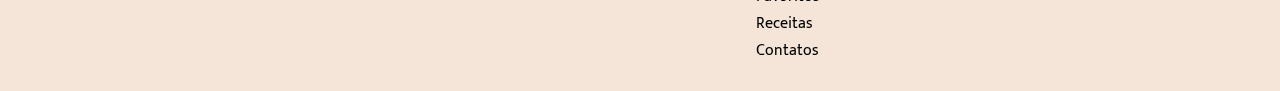
<file: receitas/pudim.html>
<!DOCTYPE html>
<html lang="en">
<head>
    <meta charset="UTF-8">
    <meta http-equiv="X-UA-Compatible" content="IE=edge">
    <meta name="viewport" content="width=device-width, initial-scale=1.0">
    <title>Food. | Melhores receitas em um só lugar.</title>    <script src="https://code.jquery.com/jquery-3.5.1.min.js"></script>
    <script src="https://code.jquery.com/jquery-3.5.1.min.js"></script>
    <link rel="stylesheet" href="../css/style.css">
    <link rel="preconnect" href="https://fonts.googleapis.com">
    <link rel="preconnect" href="https://fonts.gstatic.com" crossorigin>
    <link href="https://fonts.googleapis.com/css2?family=Mukta:wght@300;400&display=swap" rel="stylesheet">
</head>
<body>
    <!-- HEADER -->
    <header>
        <nav class="navbar">
            <div class="logo"><a href="/index.html"><img src="/svg/Food..svg" onload="SVGInject(this)" /></a></div>
            <div class="bx"></div>
            <ul class="menu">
                <li><a href="../index.html#ancora1">Inicio</a></li>
                <li><a href="../index.html#ancora2">Sobre</a></li>
                <li><a href="../index.html#ancora3">Favoritos</a></li>
                <li><a href="../index.html#ancora4">Receitas</a></li>
                <li><a href="../index.html#ancora5">Contatos</a></li>
            </ul>
        </nav>
    </header>
    
    <!-- CONTEUDO -->
    <section class="informacoes">
        <div class="informacoes-parte1">
            <iframe width="560" height="315" src="https://www.youtube.com/embed/XAU1wx2PPSE" title="YouTube video player" frameborder="0" allow="accelerometer; autoplay; clipboard-write; encrypted-media; gyroscope; picture-in-picture" allowfullscreen></iframe>
        </div>
        <div class="informacoes-parte2">
            <div class="informacoes-parte2-texto">
                <h1>Pudim de leite condensado</h1>
            </div>
            <div class="informacoes-parte2-icones">
                <div class="informacoes-parte2-icones-1">
                    <img src="../svg/clock.svg" alt="">
                    <h4>Tempo de preparo</h4>
                    <p>480min</p>
                </div>
                <div class="informacoes-parte2-icones-2">
                    <img src="../svg/bar-chart.svg" alt="">
                    <h4>Dificuldade</h4>
                    <p>Fácil</p>
                </div>
                <div class="informacoes-parte2-icones-3">
                    <img src="../svg/user.svg" alt="">
                    <h4>Porções</h4>
                    <p>16</p>
                </div>
            </div>
        </div>
    </section>

    <section class="instrucoes">
        <div class="instrucoes-preparo">
            <h1 class="instrucoes-preparo-titulo">Modo de preparo</h1>
            <h3 class="instrucoes-preparo-passos">Parte 1</h3>
            <p class="instrucoes-preparo-paragrafo">Em uma panela de fundo largo, derreta o açúcar até ficar dourado.</p>
            <h3 class="instrucoes-preparo-passos">Parte 2</h3>
            <p class="instrucoes-preparo-paragrafo">Junte a água quente e mexa com uma colher.</p>
            <h3 class="instrucoes-preparo-passos">Parte 3</h3>
            <p class="instrucoes-preparo-paragrafo">Deixe ferver até dissolver os torrões de açúcar e a calda engrossar.</p>
            <h3 class="instrucoes-preparo-passos">Parte 4</h3>
            <p class="instrucoes-preparo-paragrafo">Forre com a calda uma forma com furo central (19 cm de diâmetro) e reserve.</p>
            <h3 class="instrucoes-preparo-passos">Parte 5</h3>
            <p class="instrucoes-preparo-paragrafo">Em um liquidificador, bata todos os ingredientes do pudim e despeje na forma reservada.</p>
            <h3 class="instrucoes-preparo-passos">Parte 6</h3>
            <p class="instrucoes-preparo-paragrafo">Cubra com papel-alumínio e leve ao forno médio (180°C), em banho-maria, por cerca de 1 hora e 30 minutos.</p>
            <h3 class="instrucoes-preparo-passos">Parte 7</h3>
            <p class="instrucoes-preparo-paragrafo">Depois de frio, leve para gelar por cerca de 6 horas.</p>
            <h3 class="instrucoes-preparo-passos">Parte 8</h3>
            <p class="instrucoes-preparo-paragrafo">Desenforme e sirva a seguir.</p>
        </div>
        <div class="instrucoes-ingredientes">
            <h1 class="instrucoes-ingredientes-titulo">Ingredientes</h1>
            <ul>
                <li>1 xícara (chá) de açúcar</li>
                <li>meia xícara (chá) de água quente</li>
                <li>1 Leite MOÇA (lata ou caixinha) 395 g</li>
                <li>2 medidas (da lata) de Leite Líquido NINHO Integral (790 ml)</li>
                <li>3 ovos</li>
            </ul>
        </div>
    </section>

    <!-- FOOTER -->
    <footer class="footer">
        <div class="footer-item-1">
            <div class="footer-container-logo">
                <img src="../svg/Food..svg" alt="logo">
            </div>
        </div>
        <div class="footer-item-2">
            <div class="footer-container-item">
                <h2>Contatos</h2>
                <a href="mailto:leok-12@hotmail.com">aabbcc@food.com</a>
                <a href="#">(11)91111-1111</a>
            </div>
    
            <div class="footer-container-item">
                <h2>Mapa do site</h2>
                <a href="../index.html#ancora1">Home</a>
                <a href="../index.html#ancora2">Sobre nós</a>
                <a href="../index.html#ancora3">Favoritos</a>
                <a href="../index.html#ancora4">Receitas</a>
                <a href="../index.html#ancora5">Contatos</a>
            </div>
    
            <div class="footer-container-item">
                <h2>Siga-nos</h2>
                <ul>
                    <li><a href="https://www.instagram.com/" target="_blank"><img src="../svg/instagram.svg" alt="instagram"></a></li>
                    <li><a href="https://www.facebook.com/" target="_blank"><img src="../svg/facebook.svg" alt="facebook"></a></li>
                    <li><a href="https://twitter.com/" target="_blank"><img src="../svg/twitter.svg" alt="twitter"></a></li>
                </ul>   
            </div>
        </div>
    </footer>

    <script src="/js/script.js"></script>

</body>
</html>
</file>
<file: css/style.css>
*, *::after, *::before {
  padding: 0;
  margin: 0;
  -webkit-box-sizing: border-box;
          box-sizing: border-box;
  font-family: 'Mukta', sans-serif;
}

.pagina-formatada, .inicio, .sobre, .favoritos, .receitas, .contatos, .informacoes {
  max-width: 1440px;
  margin: 0 auto;
  padding: 36px 16px;
}

html {
  scroll-behavior: smooth;
}

body {
  width: 100%;
  height: 100vh;
  background-color: #f5e5d9;
}

img, svg {
  display: block;
  width: 100%;
}

a {
  text-decoration: none;
}

.border {
  border: 1px solid red;
}

p {
  font-size: 16px;
  color: black;
  letter-spacing: 1px;
  line-height: 140%;
}

#ancora1, #ancora2, #ancora3, #ancora4, #ancora5 {
  position: absolute;
  width: 1px;
  height: 1px;
  left: 0;
  margin-top: -100px;
  background-color: transparent;
  z-index: -1;
}

header {
  width: 100%;
  padding: 10px 20px;
  background-color: #f5e5d9;
  position: fixed;
  top: 0;
  z-index: 999;
}

.navbar {
  max-width: 1440px;
  margin: 0 auto;
  padding: 20px 20px;
  display: -webkit-box;
  display: -ms-flexbox;
  display: flex;
  -webkit-box-pack: justify;
      -ms-flex-pack: justify;
          justify-content: space-between;
  -webkit-box-align: center;
      -ms-flex-align: center;
          align-items: center;
}

.menu {
  list-style: none;
  display: -webkit-box;
  display: -ms-flexbox;
  display: flex;
  -webkit-box-align: center;
      -ms-flex-align: center;
          align-items: center;
}

.menu li {
  margin-left: 24px;
}

.menu li a {
  display: block;
  padding: 8px 16px;
  -webkit-transition: .5s ease;
  transition: .5s ease;
  text-decoration: none;
  font-size: 14px;
  letter-spacing: 2px;
  text-transform: uppercase;
  font-weight: 200;
  color: black;
}

.menu li a:hover {
  color: #f73f3f;
  -webkit-transform: translate3d(0, -3px, 0);
          transform: translate3d(0, -3px, 0);
}

@media screen and (max-width: 960px) {
  .menu {
    position: fixed;
    top: 0;
    right: -100%;
    height: 100vh;
    margin: 0;
    background-color: #b5a395;
    -webkit-box-orient: vertical;
    -webkit-box-direction: normal;
        -ms-flex-direction: column;
            flex-direction: column;
    width: 100%;
    max-width: 250px;
    padding: 100px 20px;
    -webkit-transition: 0.5s ease;
    transition: 0.5s ease;
  }
}

.active {
  right: 0;
}

.logo {
  max-width: 88px;
  cursor: pointer;
}

.bx {
  width: 30px;
  height: 30px;
  background-color: trasnparent;
  border-radius: 5%;
  border: 0;
  position: relative;
  cursor: pointer;
  display: none;
}

.bx::after {
  content: '';
  position: absolute;
  top: 30%;
  left: 15%;
  width: 70%;
  height: 10%;
  border-radius: 20px;
  background-color: #f73f3f;
}

.bx::before {
  content: '';
  position: absolute;
  top: 60%;
  left: 45%;
  width: 40%;
  height: 10%;
  border-radius: 20px;
  background-color: #f73f3f;
}

@media screen and (max-width: 960px) {
  .bx {
    display: block;
    z-index: 999;
  }
}

.s-0 {
  margin: 0;
  padding: 0;
}

.m-1 {
  margin: 8px;
}

.m-2 {
  margin: 16px;
}

.m-3 {
  margin: 48px;
}

.m-4 {
  margin: 72px;
}

.m-5 {
  margin: 128px;
}

.mt-1 {
  margin-top: 8px;
}

.mt-2 {
  margin-top: 16px;
}

.mt-3 {
  margin-top: 48px;
}

.mt-4 {
  margin-top: 72px;
}

.mt-5 {
  margin-top: 128px;
}

.ml-1 {
  margin-left: 8px;
}

.ml-2 {
  margin-left: 16px;
}

.ml-3 {
  margin-left: 48px;
}

.ml-4 {
  margin-left: 72px;
}

.ml-5 {
  margin-left: 128px;
}

.mr-1 {
  margin-right: 8px;
}

.mr-2 {
  margin-right: 16px;
}

.mr-3 {
  margin-right: 48px;
}

.mr-4 {
  margin-right: 72px;
}

.mr-5 {
  margin-right: 128px;
}

.mb-1 {
  margin-bottom: 8px;
}

.mb-2 {
  margin-bottom: 16px;
}

.mb-3 {
  margin-bottom: 48px;
}

.mb-4 {
  margin-bottom: 72px;
}

.mb-5 {
  margin-bottom: 128px;
}

.mx-1 {
  margin-left: 8px;
  margin-right: 8px;
}

.mx-2 {
  margin-left: 16px;
  margin-right: 16px;
}

.mx-3 {
  margin-left: 48px;
  margin-right: 48px;
}

.mx-4 {
  margin-left: 72px;
  margin-right: 72px;
}

.mx-5 {
  margin-left: 128px;
  margin-right: 128px;
}

.my-1 {
  margin-top: 8px;
  margin-bottom: 8px;
}

.my-2 {
  margin-top: 16px;
  margin-bottom: 16px;
}

.my-3 {
  margin-top: 48px;
  margin-bottom: 48px;
}

.my-4 {
  margin-top: 72px;
  margin-bottom: 72px;
}

.my-5 {
  margin-top: 128px;
  margin-bottom: 128px;
}

.p-1 {
  padding: 8px;
}

.p-2 {
  padding: 16px;
}

.p-3 {
  padding: 48px;
}

.p-4 {
  padding: 72px;
}

.p-5 {
  padding: 128px;
}

.pt-1 {
  padding-top: 8px;
}

.pt-2 {
  padding-top: 16px;
}

.pt-3 {
  padding-top: 48px;
}

.pt-4 {
  padding-top: 72px;
}

.pt-5 {
  padding-top: 128px;
}

.pl-1 {
  padding-left: 8px;
}

.pl-2 {
  padding-left: 16px;
}

.pl-3 {
  padding-left: 48px;
}

.pl-4 {
  padding-left: 72px;
}

.pl-5 {
  padding-left: 128px;
}

.pr-1 {
  padding-right: 8px;
}

.pr-2 {
  padding-right: 16px;
}

.pr-3 {
  padding-right: 48px;
}

.pr-4 {
  padding-right: 72px;
}

.pr-5 {
  padding-right: 128px;
}

.pb-1 {
  padding-bottom: 8px;
}

.pb-2 {
  padding-bottom: 16px;
}

.pb-3 {
  padding-bottom: 48px;
}

.pb-4 {
  padding-bottom: 72px;
}

.pb-5 {
  padding-bottom: 128px;
}

.px-1 {
  padding-left: 8px;
  padding-right: 8px;
}

.px-2 {
  padding-left: 16px;
  padding-right: 16px;
}

.px-3 {
  padding-left: 48px;
  padding-right: 48px;
}

.px-4 {
  padding-left: 72px;
  padding-right: 72px;
}

.px-5 {
  padding-left: 128px;
  padding-right: 128px;
}

.py-1 {
  padding-top: 8px;
  padding-bottom: 8px;
}

.py-2 {
  padding-top: 16px;
  padding-bottom: 16px;
}

.py-3 {
  padding-top: 48px;
  padding-bottom: 48px;
}

.py-4 {
  padding-top: 72px;
  padding-bottom: 72px;
}

.py-5 {
  padding-top: 128px;
  padding-bottom: 128px;
}

.inicio {
  height: 100vh;
  display: -webkit-box;
  display: -ms-flexbox;
  display: flex;
  -webkit-box-orient: horizontal;
  -webkit-box-direction: normal;
      -ms-flex-direction: row;
          flex-direction: row;
  -webkit-box-align: center;
      -ms-flex-align: center;
          align-items: center;
}

@media screen and (max-width: 960px) {
  .inicio {
    -webkit-box-orient: vertical;
    -webkit-box-direction: normal;
        -ms-flex-direction: column;
            flex-direction: column;
    height: auto;
    overflow: none;
    margin-top: 100px;
  }
}

.inicio-item-1 {
  max-width: 576px;
  display: -webkit-box;
  display: -ms-flexbox;
  display: flex;
  -webkit-box-orient: vertical;
  -webkit-box-direction: normal;
      -ms-flex-direction: column;
          flex-direction: column;
  -webkit-box-align: start;
      -ms-flex-align: start;
          align-items: flex-start;
}

.inicio-item-1 h1 {
  font-size: 50px;
}

.inicio-pesquisa {
  display: -webkit-box;
  display: -ms-flexbox;
  display: flex;
  width: 100%;
}

.inicio-pesquisa .searchbar {
  outline: none;
  -webkit-transform: skewX(-10deg);
          transform: skewX(-10deg);
  padding: 12px 32px;
  width: 100%;
  height: 50px;
  border: 2px solid #ff7272;
  border-radius: 0.25rem;
  background: url("/svg/search.svg") no-repeat 5px;
  background-color: #fff;
}

.inicio-pesquisa .searchbar:focus {
  border-color: #f73f3f;
  background-image: url("/svg/search-red.svg");
}

.inicio-pesquisa button {
  padding: 5px;
  width: 40px;
  height: 50px;
  background: white;
  border: 2px solid #f73f3f;
  border-left: none;
  cursor: pointer;
  -webkit-transform: skewX(-10deg);
          transform: skewX(-10deg);
}

.inicio-imagem {
  width: 80%;
  margin: 0 auto;
}

@media screen and (max-width: 960px) {
  .inicio-imagem {
    margin: 0 auto;
    height: auto;
  }
}

.sobre {
  overflow: hidden;
  height: 90vh;
  display: -webkit-box;
  display: -ms-flexbox;
  display: flex;
  -webkit-box-orient: horizontal;
  -webkit-box-direction: normal;
      -ms-flex-direction: row;
          flex-direction: row;
  -webkit-box-align: center;
      -ms-flex-align: center;
          align-items: center;
}

@media screen and (max-width: 960px) {
  .sobre {
    -webkit-box-orient: vertical;
    -webkit-box-direction: reverse;
        -ms-flex-direction: column-reverse;
            flex-direction: column-reverse;
    height: auto;
    overflow: none;
  }
}

.sobre-imagem {
  width: 80%;
  margin: 0 auto;
}

@media screen and (max-width: 960px) {
  .sobre-imagem {
    margin: 0 auto;
    height: auto;
  }
}

.sobre-item-2 {
  max-width: 576px;
  display: -webkit-box;
  display: -ms-flexbox;
  display: flex;
  -webkit-box-orient: vertical;
  -webkit-box-direction: normal;
      -ms-flex-direction: column;
          flex-direction: column;
  -webkit-box-align: start;
      -ms-flex-align: start;
          align-items: flex-start;
}

.sobre-item-2 h1 {
  font-size: 50px;
}

.favoritos {
  overflow: hidden;
  height: 100vh;
  display: -webkit-box;
  display: -ms-flexbox;
  display: flex;
  -webkit-box-orient: vertical;
  -webkit-box-direction: normal;
      -ms-flex-direction: column;
          flex-direction: column;
  -webkit-box-align: center;
      -ms-flex-align: center;
          align-items: center;
}

@media screen and (max-width: 960px) {
  .favoritos {
    height: 900px;
  }
}

.favoritos-item-1 {
  max-width: 576px;
}

.favoritos-item-1 h1 {
  font-size: 50px;
}

.favoritos-item-2 {
  margin: 0 auto;
  display: -webkit-box;
  display: -ms-flexbox;
  display: flex;
  gap: 100px;
  margin-top: 200px;
}

@media screen and (max-width: 960px) {
  .favoritos-item-2 {
    -webkit-box-orient: vertical;
    -webkit-box-direction: normal;
        -ms-flex-direction: column;
            flex-direction: column;
    gap: 30px;
    margin-top: 60px;
  }
}

.favoritos-item-2-card {
  position: relative;
  width: 300px;
  height: 200px;
  background: white;
  border-radius: 20px;
  -webkit-transition: 0.5s;
  transition: 0.5s;
}

.favoritos-item-2-card:hover {
  height: 350px;
}

@media screen and (max-width: 960px) {
  .favoritos-item-2-card:hover {
    height: 200px;
  }
}

@media screen and (max-width: 960px) {
  .favoritos-item-2-card {
    width: 400px;
    height: 200px;
  }
}

.favoritos-item-2-card:hover .favoritos-item-2-img {
  width: 200px;
  height: 200px;
}

@media screen and (max-width: 960px) {
  .favoritos-item-2-card:hover .favoritos-item-2-img {
    width: 150px;
    height: 150px;
  }
}

.favoritos-item-2-img {
  left: 50%;
  top: -50px;
  -webkit-transform: translateX(-50%);
          transform: translateX(-50%);
  border-radius: 100%;
  position: absolute;
  width: 150px;
  height: 150px;
  background: #000;
  overflow: hidden;
  -webkit-transition: 0.5s;
  transition: 0.5s;
}

@media screen and (max-width: 960px) {
  .favoritos-item-2-img {
    top: 25px;
    left: 0px;
  }
}

.favoritos-item-2-img img {
  position: absolute;
  top: 0;
  left: 0;
  width: 100%;
  height: 100%;
  -o-object-fit: cover;
     object-fit: cover;
}

.favoritos-item-2-content {
  position: absolute;
  width: 100%;
  height: 100%;
  display: -webkit-box;
  display: -ms-flexbox;
  display: flex;
  -webkit-box-pack: center;
      -ms-flex-pack: center;
          justify-content: center;
  -webkit-box-align: end;
      -ms-flex-align: end;
          align-items: flex-end;
  overflow: hidden;
}

.favoritos-item-2-content .favoritos-details {
  padding: 40px;
  display: -webkit-box;
  display: -ms-flexbox;
  display: flex;
  -webkit-box-orient: vertical;
  -webkit-box-direction: normal;
      -ms-flex-direction: column;
          flex-direction: column;
  gap: 60px;
  text-align: center;
  width: 100%;
  -webkit-transition: 0.5s;
  transition: 0.5s;
  -webkit-transform: translateY(100px);
          transform: translateY(100px);
}

.favoritos-item-2-content .favoritos-details h2 {
  font-size: 1.4em;
  font-weight: bold;
  color: black;
  line-height: 1.2em;
}

.favoritos-item-2-content .favoritos-details .favoritos-btn button {
  padding: 10px 50px;
  border-radius: 5px;
  border: none;
  outline: none;
  color: #f73f3f;
  background-color: #ffe0e0;
  cursor: pointer;
}

@media screen and (max-width: 960px) {
  .favoritos-item-2-content .favoritos-details {
    -webkit-transform: translateY(0px);
            transform: translateY(0px);
    gap: 30px;
  }
}

.favoritos-item-2-card:hover .favoritos-item-2-content .favoritos-details {
  -webkit-transform: translateY(0);
          transform: translateY(0);
}

.receitas {
  display: -webkit-box;
  display: -ms-flexbox;
  display: flex;
  -webkit-box-orient: vertical;
  -webkit-box-direction: normal;
      -ms-flex-direction: column;
          flex-direction: column;
  -webkit-box-align: center;
      -ms-flex-align: center;
          align-items: center;
}

.receitas-item-1 {
  max-width: 576px;
}

.receitas-item-1 h1 {
  font-size: 50px;
}

.receitas-item-2-cards {
  margin: 0 auto;
  display: -ms-grid;
  display: grid;
  -ms-grid-columns: (1fr)[3];
      grid-template-columns: repeat(3, 1fr);
  gap: 30px;
  margin-top: 30px;
}

@media screen and (max-width: 960px) {
  .receitas-item-2-cards {
    -ms-grid-columns: (1fr)[2];
        grid-template-columns: repeat(2, 1fr);
  }
}

@media screen and (max-width: 600px) {
  .receitas-item-2-cards {
    -ms-grid-columns: 1fr;
        grid-template-columns: 1fr;
  }
}

.receitas-item-2-cards-card {
  background-color: white;
  border: 1px solid #bacdd8;
  padding: 8px;
  border-radius: 12px;
  width: 300px;
  -webkit-box-shadow: 0 4px 8px 0 rgba(0, 0, 0, 0.2);
          box-shadow: 0 4px 8px 0 rgba(0, 0, 0, 0.2);
}

.receitas-item-2-cards-card img {
  width: 100%;
  border-radius: 12px;
  height: 214px;
  -o-object-fit: cover;
     object-fit: cover;
}

.receitas-item-2-cards-card h5 {
  font-size: 24px;
  margin-top: 16px;
}

.receitas-item-2-cards-card p {
  height: 150px;
  font-size: 14px;
  line-height: 150%;
}

.receitas-item-2-cards-card button {
  border: none;
  padding: 12px 24px;
  border-radius: 20px;
  display: block;
  margin: 0 auto;
  margin-top: 10px;
  cursor: pointer;
  color: #f73f3f;
  background-color: #ffe0e0;
  -webkit-transition: .3s ease;
  transition: .3s ease;
}

.receitas-item-2-cards-card button:hover {
  background-color: #f73f3f;
  color: #ffe0e0;
}

.receitas-item-2-cards-card-body {
  padding: 16px 8px 8px 8px;
}

.receitas-item-2-cards-card-body .checked {
  color: orange;
}

.contatos {
  overflow: hidden;
  height: 100vh;
  display: -webkit-box;
  display: -ms-flexbox;
  display: flex;
  -webkit-box-orient: horizontal;
  -webkit-box-direction: normal;
      -ms-flex-direction: row;
          flex-direction: row;
  -webkit-box-pack: justify;
      -ms-flex-pack: justify;
          justify-content: space-between;
  -webkit-box-align: center;
      -ms-flex-align: center;
          align-items: center;
}

@media screen and (max-width: 960px) {
  .contatos {
    -webkit-box-orient: vertical;
    -webkit-box-direction: normal;
        -ms-flex-direction: column;
            flex-direction: column;
    -webkit-box-pack: center;
        -ms-flex-pack: center;
            justify-content: center;
    height: auto;
    overflow: none;
  }
}

.contatos-item-1 h1 {
  font-size: 30px;
}

@media screen and (max-width: 960px) {
  .contatos-item-1 {
    -webkit-box-pack: start;
        -ms-flex-pack: start;
            justify-content: flex-start;
  }
}

.contatos-form {
  display: -webkit-box;
  display: -ms-flexbox;
  display: flex;
  -webkit-box-orient: vertical;
  -webkit-box-direction: normal;
      -ms-flex-direction: column;
          flex-direction: column;
}

.contatos-form .contatos-form-label {
  margin-top: 10px;
}

.contatos-form .contatos-form-input {
  width: 400px;
  height: 40px;
  border-radius: 15px;
  padding: 15px;
  border: 1px solid #f73f3f;
}

.contatos-form .textarea {
  height: 150px;
  margin-top: 20px;
  padding-top: 10px;
}

.contatos-form .contatos-form-button {
  border-radius: 20px;
  margin-top: 15px;
  width: 90px;
  padding: 10px;
  background-color: #f73f3f;
  border: none;
  cursor: pointer;
}

@media screen and (max-width: 960px) {
  .contatos-form {
    margin: 0 auto;
  }
}

.footer {
  padding: 70px 0px;
  border-top: 1px solid black;
  margin-top: 100px;
  height: 250px;
  display: -webkit-box;
  display: -ms-flexbox;
  display: flex;
  -webkit-box-orient: horizontal;
  -webkit-box-direction: normal;
      -ms-flex-direction: row;
          flex-direction: row;
  -ms-flex-pack: distribute;
      justify-content: space-around;
  -webkit-box-align: center;
      -ms-flex-align: center;
          align-items: center;
}

@media screen and (max-width: 960px) {
  .footer {
    -webkit-box-orient: vertical;
    -webkit-box-direction: normal;
        -ms-flex-direction: column;
            flex-direction: column;
    height: 400px;
  }
}

.footer-container-logo {
  -webkit-transform: scale(1.7);
          transform: scale(1.7);
  width: 100px;
  padding: 50px 0;
  cursor: pointer;
}

@media screen and (max-width: 960px) {
  .footer-container-logo {
    margin: 0 auto;
  }
}

.footer-item-2 {
  width: 600px;
  display: -webkit-box;
  display: -ms-flexbox;
  display: flex;
  -webkit-box-pack: justify;
      -ms-flex-pack: justify;
          justify-content: space-between;
}

.footer-container-item {
  display: -webkit-box;
  display: -ms-flexbox;
  display: flex;
  -webkit-box-orient: vertical;
  -webkit-box-direction: normal;
      -ms-flex-direction: column;
          flex-direction: column;
}

.footer-container-item h2 {
  margin-bottom: 20px;
}

.footer-container-item a {
  text-decoration: none;
  color: black;
}

.footer-container-item a:hover {
  color: #f73f3f;
  -webkit-transition: 0.3s;
  transition: 0.3s;
}

.footer-container-item ul {
  display: -webkit-box;
  display: -ms-flexbox;
  display: flex;
  gap: 40px;
}

.footer-container-item li {
  list-style: none;
}

@media screen and (max-width: 960px) {
  .footer-container-item h2 {
    margin-top: 40px;
    margin-bottom: 10px;
  }
}

.informacoes {
  display: -webkit-box;
  display: -ms-flexbox;
  display: flex;
  -webkit-box-pack: space-evenly;
      -ms-flex-pack: space-evenly;
          justify-content: space-evenly;
  -webkit-box-align: center;
      -ms-flex-align: center;
          align-items: center;
  margin-top: 100px;
}

@media screen and (max-width: 960px) {
  .informacoes {
    -webkit-box-orient: vertical;
    -webkit-box-direction: reverse;
        -ms-flex-direction: column-reverse;
            flex-direction: column-reverse;
    gap: 100px;
  }
}

.informacoes-parte2 {
  display: -webkit-box;
  display: -ms-flexbox;
  display: flex;
  -webkit-box-orient: vertical;
  -webkit-box-direction: normal;
      -ms-flex-direction: column;
          flex-direction: column;
  -ms-flex-pack: distribute;
      justify-content: space-around;
  -webkit-box-align: center;
      -ms-flex-align: center;
          align-items: center;
  gap: 60px;
}

@media screen and (max-width: 960px) {
  .informacoes-parte2 {
    gap: 10px;
  }
}

.informacoes-parte2-texto {
  font-size: 30px;
}

.informacoes-parte2-icones {
  display: -webkit-box;
  display: -ms-flexbox;
  display: flex;
  -webkit-box-orient: horizontal;
  -webkit-box-direction: normal;
      -ms-flex-direction: row;
          flex-direction: row;
  -webkit-box-pack: center;
      -ms-flex-pack: center;
          justify-content: center;
  -webkit-box-align: center;
      -ms-flex-align: center;
          align-items: center;
  gap: 50px;
}

.informacoes-parte2-icones-1, .informacoes-parte2-icones-2, .informacoes-parte2-icones-3 {
  display: -webkit-box;
  display: -ms-flexbox;
  display: flex;
  -webkit-box-orient: vertical;
  -webkit-box-direction: normal;
      -ms-flex-direction: column;
          flex-direction: column;
  -webkit-box-align: center;
      -ms-flex-align: center;
          align-items: center;
  -webkit-box-pack: justify;
      -ms-flex-pack: justify;
          justify-content: space-between;
}

.informacoes-parte2-icones-1 img, .informacoes-parte2-icones-2 img, .informacoes-parte2-icones-3 img {
  width: 28px;
  height: 28px;
}

.instrucoes {
  max-width: 1440px;
  margin: 0 auto;
  display: -webkit-box;
  display: -ms-flexbox;
  display: flex;
  -webkit-box-orient: horizontal;
  -webkit-box-direction: normal;
      -ms-flex-direction: row;
          flex-direction: row;
  -ms-flex-pack: distribute;
      justify-content: space-around;
  -webkit-box-align: start;
      -ms-flex-align: start;
          align-items: flex-start;
  margin-top: 70px;
}

@media screen and (max-width: 960px) {
  .instrucoes {
    -webkit-box-orient: vertical;
    -webkit-box-direction: normal;
        -ms-flex-direction: column;
            flex-direction: column;
  }
  .instrucoes .instrucoes-ingredientes-titulo {
    margin-left: -20px;
  }
  .instrucoes .instrucoes-ingredientes {
    margin-left: 40px;
  }
}

.instrucoes-preparo {
  width: 900px;
}

@media screen and (max-width: 960px) {
  .instrucoes-preparo {
    width: auto;
    margin: 0 20px;
  }
}

.instrucoes-preparo-titulo {
  margin-bottom: 20px;
  font-size: 30px;
}

.instrucoes-preparo-passos {
  color: #f73f3f;
  margin-bottom: 10px;
  font-size: 20px;
}

.instrucoes-preparo-paragrafo {
  margin-bottom: 20px;
  font-weight: bold;
}

.instrucoes-ingredientes {
  width: 300px;
}

.instrucoes-ingredientes-titulo {
  margin-bottom: 20px;
  font-size: 30px;
}

.instrucoes-ingredientes li {
  font-weight: bold;
}
/*# sourceMappingURL=style.css.map */
</file>
